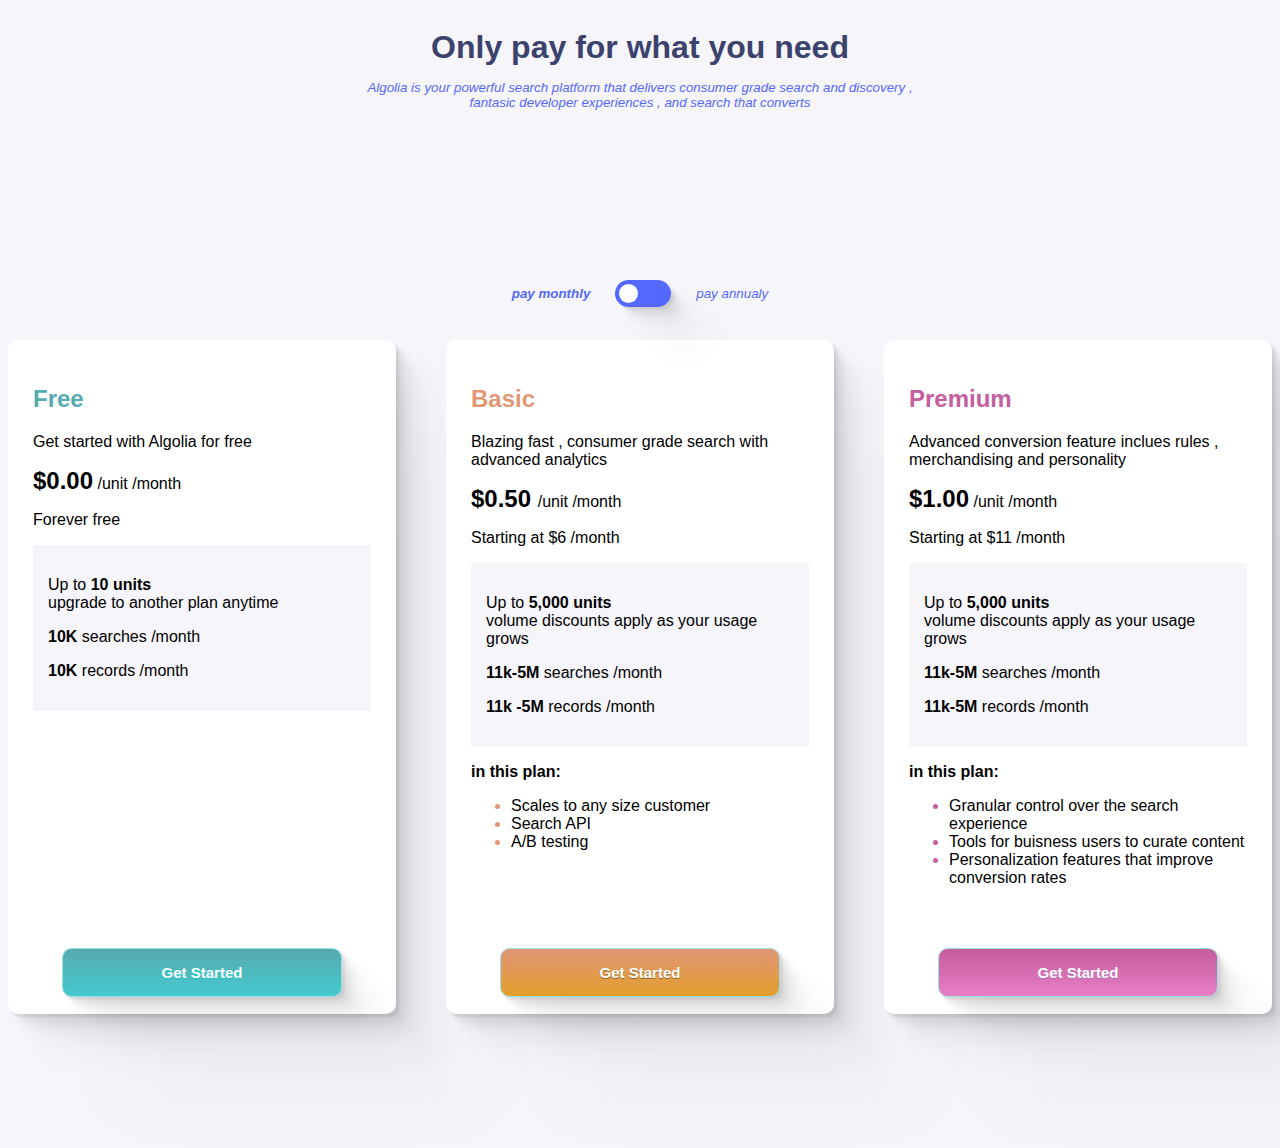
<file: flexbox.html>
<!DOCTYPE html>
<html lang="en">

<head>
    <meta charset="UTF-8">
    <meta http-equiv="X-UA-Compatible" content="IE=edge">
    <meta name="viewport" content="width=device-width, initial-scale=1.0">
    <title>flexbox example</title>
    <link rel="stylesheet" href="css/flexbox.css">
</head>

<body>
    <header class="what-you-need">
        <h1>Only pay for what you need</h1>
        <p class="color">Algolia is your powerful search platform that delivers consumer grade search and discovery
            &comma;<br> fantasic developer experiences &comma; and search that converts</p>
    </header>
    <section class="toggle-switch-wrapper">
        <p class="bold color">pay monthly</p>
        <div class="panel-switch">
            <label class="switch">
                <input type="checkbox">
                <span class="slider round"></span>
            </label>
        </div>
        <p class="color">pay annualy</p>
    </section>
    <main class="panel-box-wrapper">

        <section class="price-wrapper">
            <div class="free-wrapper">
                <div class="inside-content">
                    <header class="free-panel1">
                        <h2 class="cyan"> Free</h2>
                        <p>Get started with Algolia for free</p>
                    </header>
                    <div class="price-container">
                        <p><span class="bold font">&dollar;0.00</span> &sol;unit &sol;month </p>
                        <p>Forever free</p>

                    </div>
                    <div class="info-box">
                        <p>Up to <span class="bold"> 10 units</span><br>
                            upgrade to another plan anytime</p>

                        <p> <span class="bold">10K</span> searches &sol;month
                        </p>

                        <p><span class="bold">10K</span> records &sol;month</p>

                    </div>
                </div>
                <div class="btn">
                    <button class="btn-color1"> Get Started</button>
                </div>
            </div>
            <div class="basic-wrapper">
                <div class="inside-content">
                    <header class="basic-panel2">
                        <h2 class="orange"> Basic</h2>
                        <p>Blazing fast &comma; consumer grade search with advanced analytics</p>
                    </header>
                    <div class="price-container">
                        <p><span class="bold font">&dollar;0.50 </span>&sol;unit &sol;month </p>
                        <p>Starting at &dollar;6 &sol;month</p>

                    </div>
                    <div class="info-box">
                        <p>Up to <span class="bold"> 5&comma;000 units</span><br>
                            volume discounts apply as your usage grows</p>

                        <p><span class="bold">11k&hyphen;5M</span> searches &sol;month</p>

                        <p><span class="bold">11k &hyphen;5M</span> records &sol;month</p>

                    </div>
                    <p class="bold"> in this plan:</p>
                    <ul class="addons">
                        <li>Scales to any size customer</li>
                        <li> Search API</li>
                        <li> A&sol;B testing</li>
                    </ul>

                </div>
                <div class="btn">
                    <button class="btn-color2"> Get Started</button>
                </div>
            </div>
            <div class="premium-wrapper">
                <div class="inside-content">
                    <header class="basic-panel2">
                        <h2 class="purple"> Premium</h2>
                        <p>Advanced conversion feature inclues rules &comma; merchandising and personality</p>
                    </header>
                    <div class="price-container">
                        <p><span class="bold font">&dollar;1.00</span> &sol;unit &sol;month </p>
                        <p>Starting at &dollar;11 &sol;month</p>

                    </div>
                    <div class="info-box">
                        <p>Up to <span class="bold"> 5&comma;000 units</span><br>
                            volume discounts apply as your usage grows</p>

                        <p><span class="bold">11k&hyphen;5M</span> searches &sol;month</p>

                        <p><span class="bold">11k&hyphen;5M</span> records &sol;month</p>

                    </div>
                    <p class="bold"> in this plan:</p>
                    <ul class="addons-prem">
                        <li>Granular control over the search experience</li>
                        <li>Tools for buisness users to curate content</li>
                        <li> Personalization features that improve conversion rates</li>
                    </ul>

                </div>
                <div class="btn">
                    <button class="btn-color3"> Get Started</button>
                </div>

            </div>
        </section>
    </main>
</body>

</html>
</file>
<file: css/flexbox.css>
@import url("toggleswitch.css");


body {
    background-color: #f6f5fa;
    font-family: 'Poppins', sans-serif;
  }
  h1{
    color:#3b426d;
   margin-bottom:0;
  }
  p.color {
      font-size: smaller;
    font-style:italic;
  }
  .what-you-need {
    display: flex;
    flex-direction: column;
    align-items: center;
   
    text-align: center;
    margin-bottom:150px;
  }
  
  button.btn-color1 {
    margin-top: 125px;
    background:linear-gradient(to bottom, #55abb0 5%, #44cacf 100%);
   background-color:#55abb0;
    text-shadow:0px 1px 0px #16c6cc;
      box-shadow:inset 0px 1px 0px 0px #5c8896;
     box-shadow: 2.8px 2.8px 2.2px rgb(0 0 0 / 7%), 6.7px 6.7px 5.3px rgb(0 0 0 / 5%), 12.5px 12.5px 10px rgb(0 0 0 / 4%), 22.3px 22.3px 17.9px rgb(0 0 0 / 4%), 41.8px 41.8px 33.4px rgb(0 0 0 / 3%), 100px 100px 80px rgb(0 0 0 / 2%);
  }
  
  .btn-color2 {
    background:linear-gradient(to bottom, #e19674 5%, #e39f2b 100%);
    background-color:#e19674;
    text-shadow:0px 1px 0px #8a661d;
        box-shadow:inset 0px 1px 0px 0px #e19674;
     box-shadow: 2.8px 2.8px 2.2px rgb(0 0 0 / 7%), 6.7px 6.7px 5.3px rgb(0 0 0 / 5%), 12.5px 12.5px 10px rgb(0 0 0 / 4%), 22.3px 22.3px 17.9px rgb(0 0 0 / 4%), 41.8px 41.8px 33.4px rgb(0 0 0 / 3%), 100px 100px 80px rgb(0 0 0 / 2%);
  }
  .btn-color2:hover{
     background:linear-gradient(to bottom, #e39f2b 5%, #e19674 100%);
      background-color:#e39f2b;
  }
  .btn-color2:active{
        position:relative;
      top:1px;
  }
  .font{
      font-size:1.5em;
  }
  .btn-color3{
    background:linear-gradient(to bottom, #c55d9d 5%, #e87fc7 100%);
  background-color:#e39f2b;
    text-shadow:0px 1px 0px #8a661d;
       text-shadow:0px 1px 0px #b36aba;
  
    box-shadow: 2.8px 2.8px 2.2px rgb(0 0 0 / 7%), 6.7px 6.7px 5.3px rgb(0 0 0 / 5%), 12.5px 12.5px 10px rgb(0 0 0 / 4%), 22.3px 22.3px 17.9px rgb(0 0 0 / 4%), 41.8px 41.8px 33.4px rgb(0 0 0 / 3%), 100px 100px 80px rgb(0 0 0 / 2%);
  }
  
  
  .btn-color3:hover{
     background:linear-gradient(to bottom, #e87fc7 5%, #c55d9d 100%);
      background-color:#e87fc7;
  }
  .btn-color3:active{
        position:relative;
      top:1px;
  }
  
  .btn-color1:hover{
     background:linear-gradient(to bottom, #44cacf 5%, #55abb0 100%);
      background-color:#44cacf;
  }
  .btn-color1:active{
        position:relative;
      top:1px;
  }
  .btn {
    display: flex;
    flex-direction: column;
    align-items: center;
  }
  button {	
      border-radius:10px;
      border:1px solid #9adfe3;
      display:inline-block;
      cursor:pointer;
      color:#ffffff;
      font-family:Arial;
      font-size:15px;
      font-weight:bold;
      padding:15px 24px;
      text-decoration:none;
    width:72%
      
    }
    button:hover {
      background: linear-gradient(to bottom, #80b5ea 5%, #bddbfa 100%);
      background-color: #80b5ea;
    }
    button:active {
      position: relative;
      top: 1px;
    }
  
  .btn-color3 {
    margin-top: 20px;
  }
  .info-box {
    background-color: #f6f5fa;
    padding:15px;
    
  }
  .bold {
    font-weight: 900;
  }
  .cyan {
    color: #55abb0;
  }
  .orange {
    color: #e19774;
  }
  .purple {
    color: #c55d9e;
  }
  .free-wrapper,
  .basic-wrapper,
  .premium-wrapper {
    background-color: white;
  }
  ul.noList {
    list-style-type: none;
  }
  .addons-prem li::marker {
    color: #c55d9e;
  }
  .addons li::marker {
    color: #e19774;
  }
  .nested-box{
    background-color:#6d7fff;
  }
  
  section.price-wrapper {
    display: flex;
    justify-content: center;
    align-content: center;
    gap: 50px;
  }
  .price-wrapper > * {
    flex-basis: 450px;
   
  }
  .panel-box-wrapper{
      height:800px;
  }
  .free-wrapper,
  .basic-wrapper,
  .premium-wrapper {
  display: flex;
      flex-wrap: wrap;
      flex-direction: column;
      border-radius: 10px;
      justify-content: space-between;
      box-shadow: 2.8px 2.8px 2.2px rgb(0 0 0 / 7%), 6.7px 6.7px 5.3px rgb(0 0 0 / 5%), 12.5px 12.5px 10px rgb(0 0 0 / 4%), 22.3px 22.3px 17.9px rgb(0 0 0 / 4%), 41.8px 41.8px 33.4px rgb(0 0 0 / 3%), 100px 100px 80px rgb(0 0 0 / 2%);
  }
  .inside-content {
    padding: 25px;
  }
</file>
